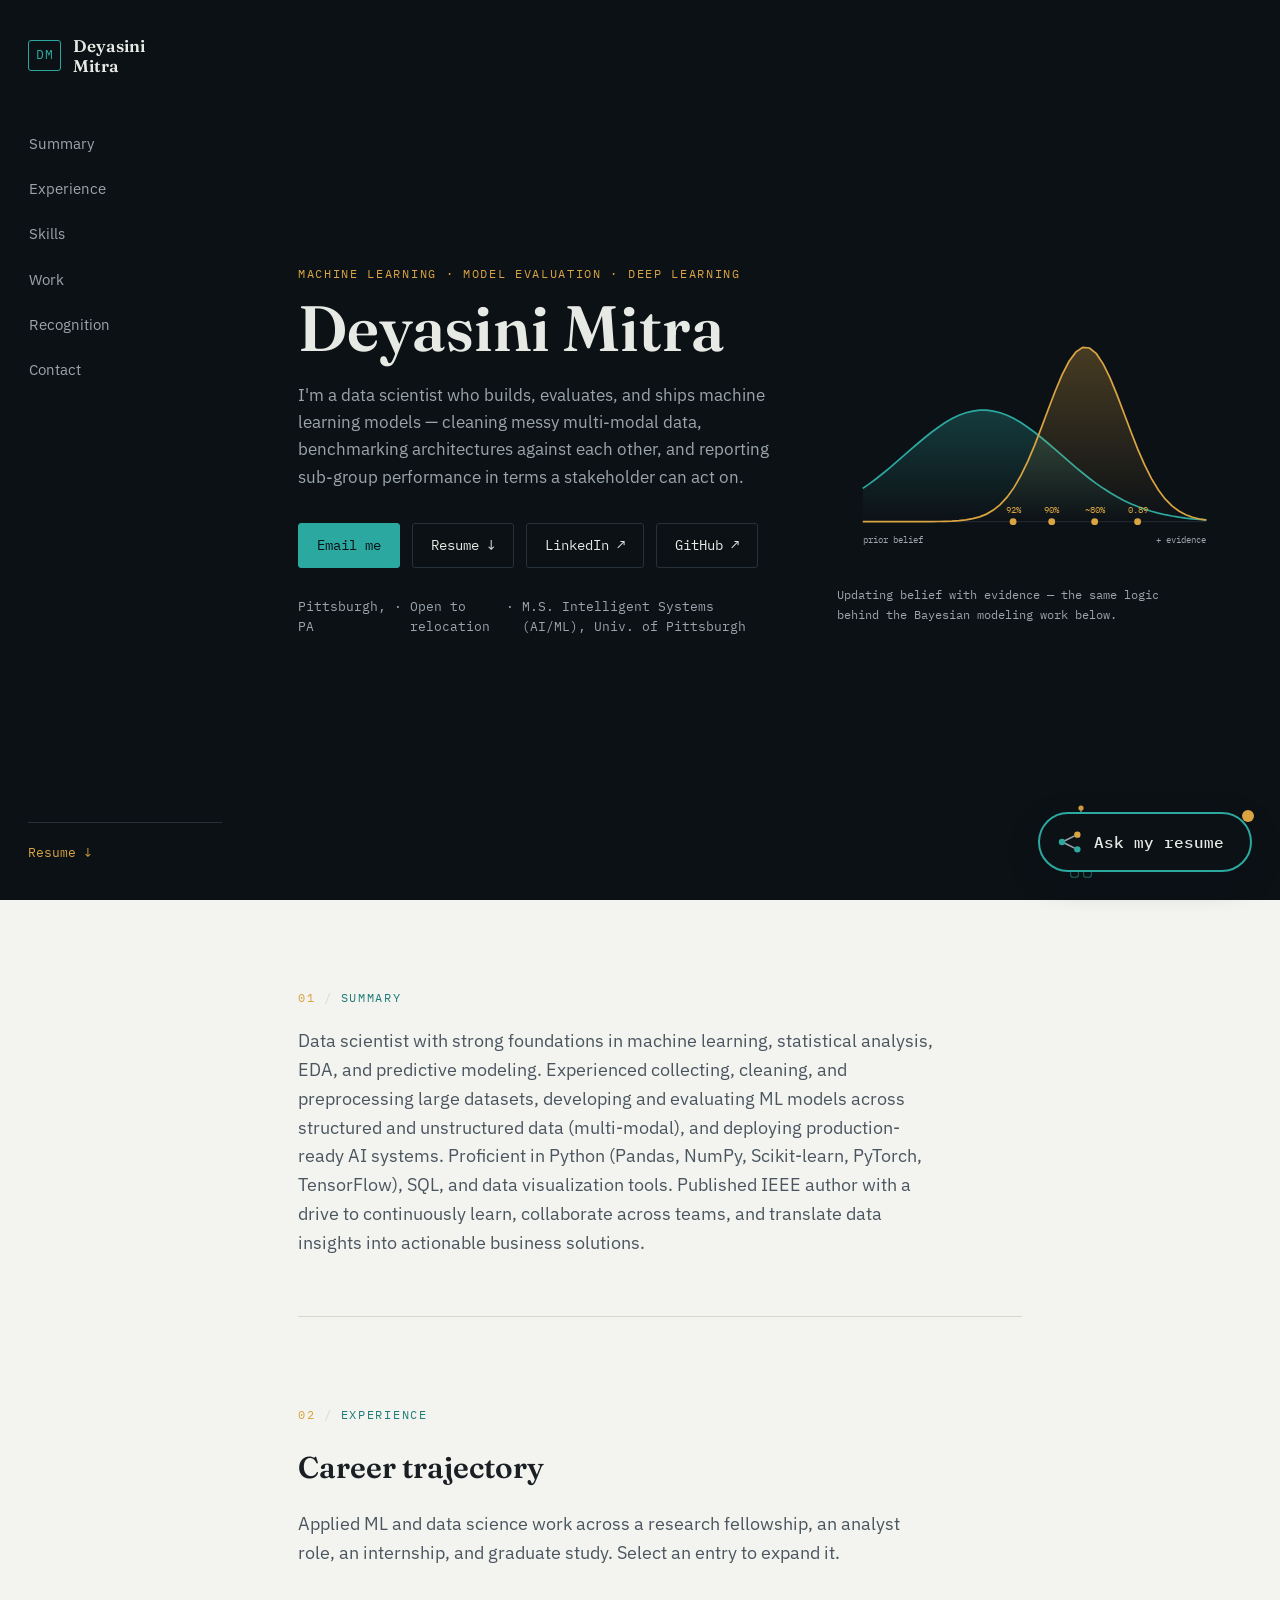
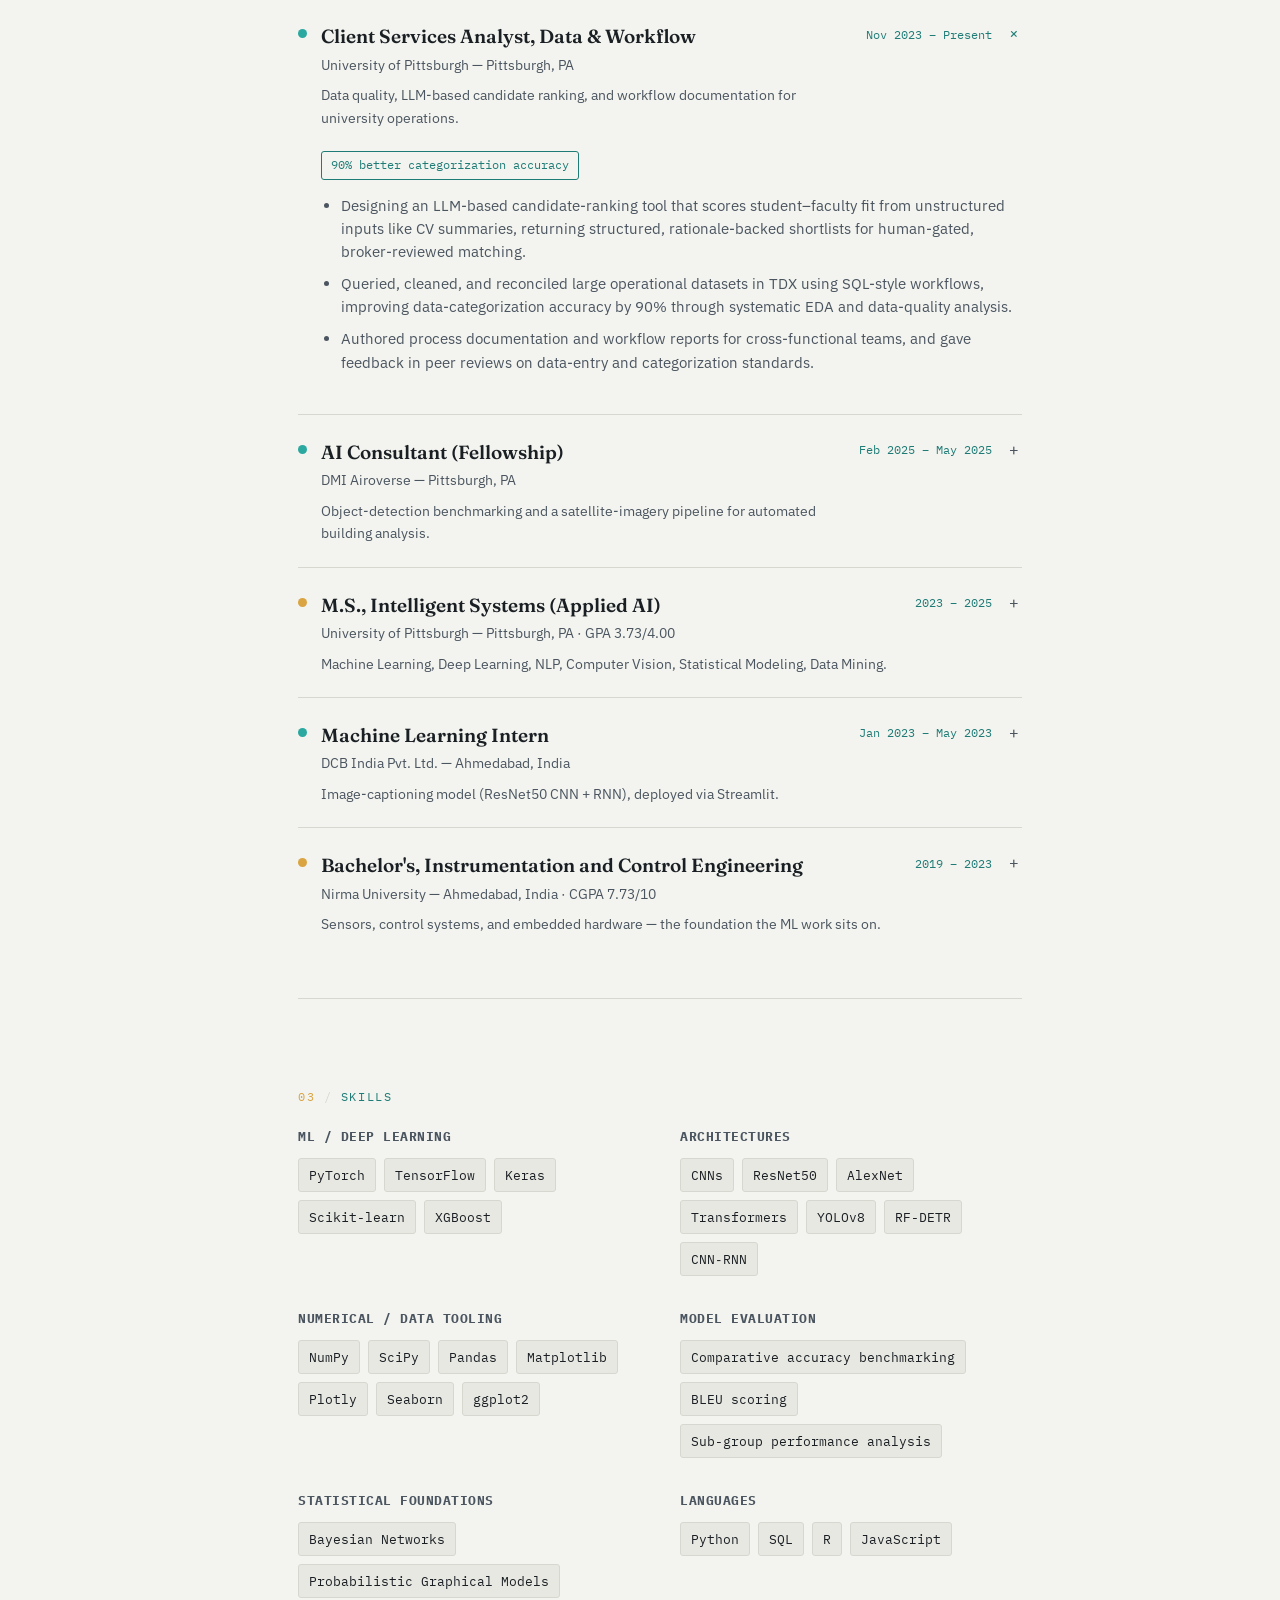
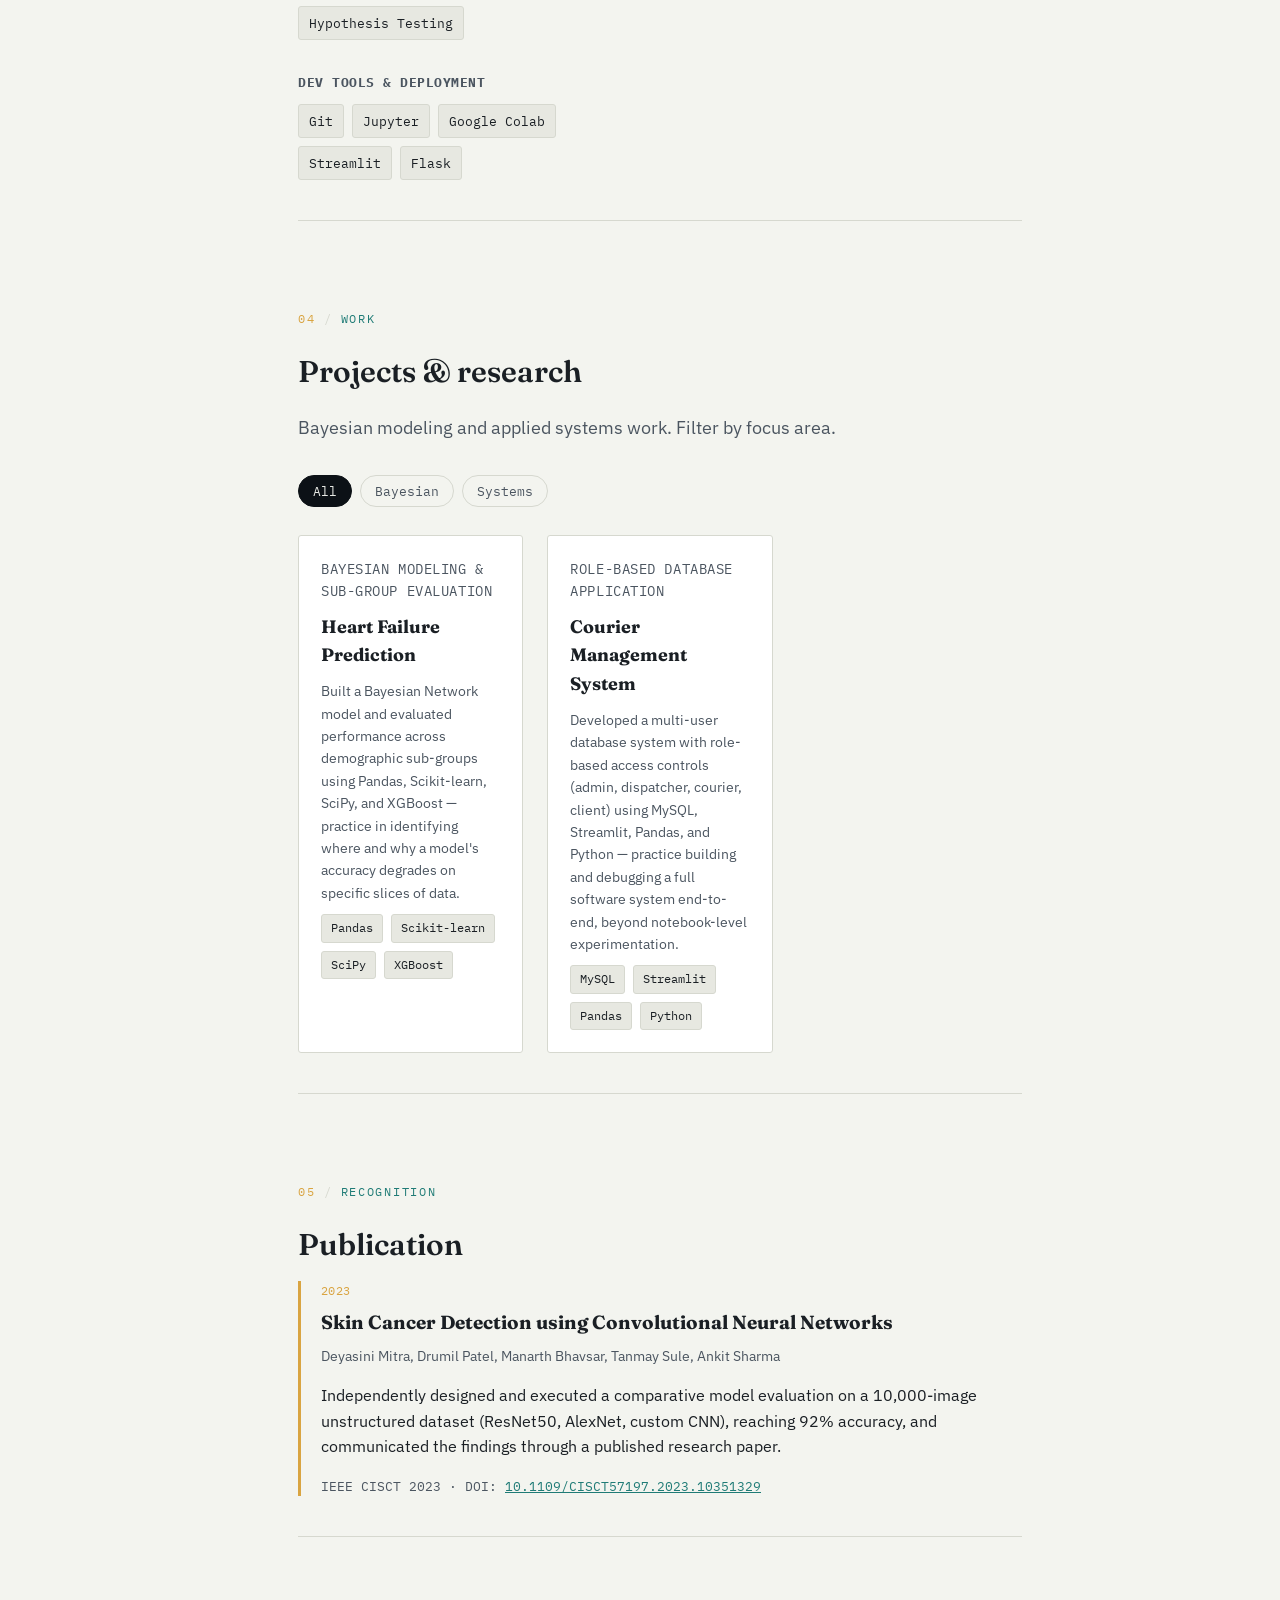
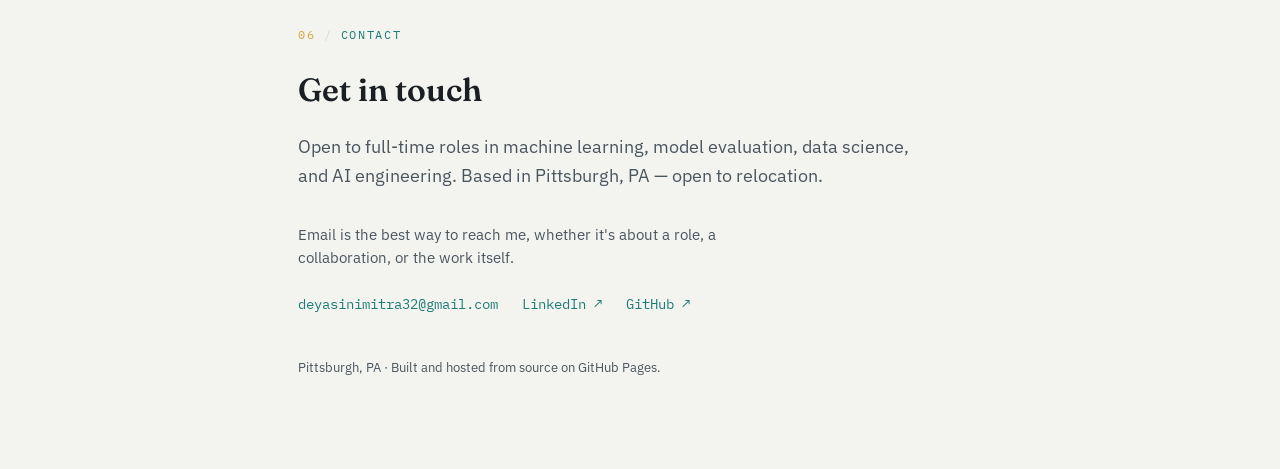
<file: index.html>
<!DOCTYPE html>
<html lang="en">
<head>
<meta charset="UTF-8">
<meta name="viewport" content="width=device-width, initial-scale=1.0">
<title>Deyasini Mitra — Machine Learning · Model Evaluation · Deep Learning</title>
<meta name="description" content="Portfolio of Deyasini Mitra — machine learning, model evaluation, deep learning, and Bayesian modeling.">
<link rel="preconnect" href="https://fonts.googleapis.com">
<link rel="preconnect" href="https://fonts.gstatic.com" crossorigin>
<link href="https://fonts.googleapis.com/css2?family=Fraunces:opsz,wght@9..144,400;9..144,500;9..144,600;9..144,700&family=IBM+Plex+Mono:wght@400;500&family=IBM+Plex+Sans:wght@400;500;600&display=swap" rel="stylesheet">
<link rel="stylesheet" href="style.css">
</head>
<body>

<button class="nav-toggle" id="navToggle" aria-label="Toggle navigation" aria-expanded="false">
  <span></span><span></span><span></span>
</button>

<nav class="sidenav" id="sidenav" aria-label="Section navigation">
  <div class="sidenav-inner">
    <a class="brand" href="#top">
      <span class="brand-mark">DM</span>
      <span class="brand-name">Deyasini<br>Mitra</span>
    </a>
    <ul class="navlist">
      <li><a href="#summary" data-nav>Summary</a></li>
      <li><a href="#experience" data-nav>Experience</a></li>
      <li><a href="#skills" data-nav>Skills</a></li>
      <li><a href="#work" data-nav>Work</a></li>
      <li><a href="#recognition" data-nav>Recognition</a></li>
      <li><a href="#contact" data-nav>Contact</a></li>
    </ul>
    <div class="sidenav-footer">
      <a href="resume.pdf" download="Deyasini_Mitra_Resume.pdf" class="resume-download">Resume ↓</a>
    </div>
  </div>
</nav>

<!-- HERO -->
<section class="hero" id="hero">
  <div class="hero-grid">
    <div class="hero-copy">
      <p class="eyebrow">Machine Learning &middot; Model Evaluation &middot; Deep Learning</p>
      <h1 class="hero-title">Deyasini Mitra</h1>
      <p class="hero-lede">
        I'm a data scientist who builds, evaluates, and ships machine learning
        models — cleaning messy multi-modal data, benchmarking architectures
        against each other, and reporting sub-group performance in terms a
        stakeholder can act on.
      </p>
      <div class="hero-actions">
        <a class="btn btn-primary" href="mailto:deyasinimitra32@gmail.com">Email me</a>
        <a class="btn btn-ghost resume-download" href="resume.pdf" download="Deyasini_Mitra_Resume.pdf">Resume ↓</a>
        <a class="btn btn-ghost" href="https://www.linkedin.com/in/deyasini-mitra-32a357200" target="_blank" rel="noopener" id="linkedinLinkHero">LinkedIn ↗</a>
        <a class="btn btn-ghost" href="https://github.com/deyasini2312" target="_blank" rel="noopener" id="githubLink">GitHub ↗</a>
      </div>
      <div class="hero-meta">
        <span>Pittsburgh, PA</span>
        <span aria-hidden="true">·</span>
        <span>Open to relocation</span>
        <span aria-hidden="true">·</span>
        <span>M.S. Intelligent Systems (AI/ML), Univ. of Pittsburgh</span>
      </div>
    </div>

    <div class="hero-visual" aria-hidden="true">
      <svg id="posteriorSvg" viewBox="0 0 460 360" width="100%" height="100%">
        <defs>
          <linearGradient id="priorFill" x1="0" y1="0" x2="0" y2="1">
            <stop offset="0%" stop-color="#2BA8A0" stop-opacity="0.28"/>
            <stop offset="100%" stop-color="#2BA8A0" stop-opacity="0"/>
          </linearGradient>
          <linearGradient id="postFill" x1="0" y1="0" x2="0" y2="1">
            <stop offset="0%" stop-color="#D9A441" stop-opacity="0.32"/>
            <stop offset="100%" stop-color="#D9A441" stop-opacity="0"/>
          </linearGradient>
        </defs>
        <line x1="30" y1="300" x2="430" y2="300" class="axis-line"/>
        <path id="priorPath" class="curve prior-curve" fill="url(#priorFill)" />
        <path id="priorStroke" class="curve-stroke prior-stroke" fill="none" />
        <path id="postPath" class="curve post-curve" fill="url(#postFill)" />
        <path id="postStroke" class="curve-stroke post-stroke" fill="none" />
        <g id="evidenceTicks"></g>
        <text x="30" y="325" class="svg-label">prior belief</text>
        <text x="430" y="325" class="svg-label" text-anchor="end" id="postLabel">+ evidence</text>
      </svg>
      <p class="hero-visual-caption">Updating belief with evidence — the same logic behind the Bayesian modeling work below.</p>
    </div>
  </div>
</section>

<main id="top">

  <!-- SUMMARY -->
  <section class="section" id="summary">
    <p class="eyebrow section-eyebrow"><span class="eyebrow-num">01</span>Summary</p>
    <p class="section-lead">
      Data scientist with strong foundations in machine learning, statistical analysis, EDA, and
      predictive modeling. Experienced collecting, cleaning, and preprocessing large datasets,
      developing and evaluating ML models across structured and unstructured data (multi-modal),
      and deploying production-ready AI systems. Proficient in Python (Pandas, NumPy, Scikit-learn,
      PyTorch, TensorFlow), SQL, and data visualization tools. Published IEEE author with a drive to
      continuously learn, collaborate across teams, and translate data insights into actionable
      business solutions.
    </p>
  </section>

  <!-- EXPERIENCE (combined career + education timeline) -->
  <section class="section" id="experience">
    <p class="eyebrow section-eyebrow"><span class="eyebrow-num">02</span>Experience</p>
    <h2 class="section-title">Career trajectory</h2>
    <p class="section-lead section-lead--sm">Applied ML and data science work across a research fellowship, an analyst role, an internship, and graduate study. Select an entry to expand it.</p>

    <div class="timeline">

      <details class="entry" open>
        <summary class="entry-summary">
          <span class="entry-kind entry-kind--work" aria-hidden="true"></span>
          <div class="entry-summary-main">
            <h3>Client Services Analyst, Data &amp; Workflow</h3>
            <p class="entry-sub">University of Pittsburgh — Pittsburgh, PA</p>
            <p class="entry-blurb">Data quality, LLM-based candidate ranking, and workflow documentation for university operations.</p>
          </div>
          <div class="entry-summary-side">
            <p class="entry-date">Nov 2023 – Present</p>
            <span class="entry-chevron" aria-hidden="true">+</span>
          </div>
        </summary>
        <div class="entry-detail">
          <div class="tags tags-small entry-metrics">
            <span>90% better categorization accuracy</span>
          </div>
          <ul class="entry-list">
            <li>Designing an LLM-based candidate-ranking tool that scores student–faculty fit from unstructured inputs like CV summaries, returning structured, rationale-backed shortlists for human-gated, broker-reviewed matching.</li>
            <li>Queried, cleaned, and reconciled large operational datasets in TDX using SQL-style workflows, improving data-categorization accuracy by 90% through systematic EDA and data-quality analysis.</li>
            <li>Authored process documentation and workflow reports for cross-functional teams, and gave feedback in peer reviews on data-entry and categorization standards.</li>
          </ul>
        </div>
      </details>

      <details class="entry">
        <summary class="entry-summary">
          <span class="entry-kind entry-kind--work" aria-hidden="true"></span>
          <div class="entry-summary-main">
            <h3>AI Consultant (Fellowship)</h3>
            <p class="entry-sub">DMI Airoverse — Pittsburgh, PA</p>
            <p class="entry-blurb">Object-detection benchmarking and a satellite-imagery pipeline for automated building analysis.</p>
          </div>
          <div class="entry-summary-side">
            <p class="entry-date">Feb 2025 – May 2025</p>
            <span class="entry-chevron" aria-hidden="true">+</span>
          </div>
        </summary>
        <div class="entry-detail">
          <div class="tags tags-small entry-metrics">
            <span>92% accuracy · RF‑DETR</span><span>~80% less manual effort</span>
          </div>
          <ul class="entry-list">
            <li>Collected, cleaned, and preprocessed large-scale satellite imagery datasets via the Google Earth API, running EDA to validate data quality and engineer features for downstream models.</li>
            <li>Developed and evaluated object-detection models (YOLOv8, RF‑DETR) with structured benchmarking across architectures — RF‑DETR reached 92% accuracy — and built an annotation and evaluation pipeline that cut manual effort by ~80%.</li>
            <li>Visualized and presented model findings to non-technical stakeholders through scored output dashboards, translating results into actionable business recommendations.</li>
          </ul>
          <div class="tags tags-small">
            <span>RF‑DETR</span><span>YOLOv8</span><span>Google Earth API</span>
          </div>
        </div>
      </details>

      <details class="entry">
        <summary class="entry-summary">
          <span class="entry-kind entry-kind--edu" aria-hidden="true"></span>
          <div class="entry-summary-main">
            <h3>M.S., Intelligent Systems (Applied AI)</h3>
            <p class="entry-sub">University of Pittsburgh — Pittsburgh, PA · GPA 3.73/4.00</p>
            <p class="entry-blurb">Machine Learning, Deep Learning, NLP, Computer Vision, Statistical Modeling, Data Mining.</p>
          </div>
          <div class="entry-summary-side">
            <p class="entry-date">2023 – 2025</p>
            <span class="entry-chevron" aria-hidden="true">+</span>
          </div>
        </summary>
        <div class="entry-detail">
          <p class="entry-note">Coursework spanned machine learning, deep learning, NLP, computer vision, statistical modeling, and data mining — the foundation for the model-evaluation and Bayesian modeling work throughout this site.</p>
        </div>
      </details>

      <details class="entry">
        <summary class="entry-summary">
          <span class="entry-kind entry-kind--work" aria-hidden="true"></span>
          <div class="entry-summary-main">
            <h3>Machine Learning Intern</h3>
            <p class="entry-sub">DCB India Pvt. Ltd. — Ahmedabad, India</p>
            <p class="entry-blurb">Image-captioning model (ResNet50 CNN + RNN), deployed via Streamlit.</p>
          </div>
          <div class="entry-summary-side">
            <p class="entry-date">Jan 2023 – May 2023</p>
            <span class="entry-chevron" aria-hidden="true">+</span>
          </div>
        </summary>
        <div class="entry-detail">
          <div class="tags tags-small entry-metrics">
            <span>91% accuracy</span><span>0.89 BLEU score</span>
          </div>
          <ul class="entry-list">
            <li>Developed a predictive deep-learning model (ResNet50 CNN + RNN) for image captioning on unstructured image data, with EDA, feature engineering, and hyperparameter tuning.</li>
            <li>Reached 91% accuracy and a 0.89 BLEU score, then deployed the model to production via Streamlit.</li>
            <li>Produced clear performance reports and visualizations for stakeholder review, demonstrating data-quality monitoring and results communication.</li>
          </ul>
          <div class="tags tags-small">
            <span>ResNet50</span><span>CNN‑RNN</span><span>Streamlit</span>
          </div>
        </div>
      </details>

      <details class="entry">
        <summary class="entry-summary">
          <span class="entry-kind entry-kind--edu" aria-hidden="true"></span>
          <div class="entry-summary-main">
            <h3>Bachelor's, Instrumentation and Control Engineering</h3>
            <p class="entry-sub">Nirma University — Ahmedabad, India · CGPA 7.73/10</p>
            <p class="entry-blurb">Sensors, control systems, and embedded hardware — the foundation the ML work sits on.</p>
          </div>
          <div class="entry-summary-side">
            <p class="entry-date">2019 – 2023</p>
            <span class="entry-chevron" aria-hidden="true">+</span>
          </div>
        </summary>
        <div class="entry-detail">
          <p class="entry-note">Undergraduate foundation in instrumentation, control systems, and embedded hardware — the systems-level grounding behind her later ML and deployment work.</p>
        </div>
      </details>

    </div>
  </section>

  <!-- SKILLS -->
  <section class="section" id="skills">
    <p class="eyebrow section-eyebrow"><span class="eyebrow-num">03</span>Skills</p>
    <div class="skills-grid">
      <div class="skill-group">
        <h3>ML / Deep Learning</h3>
        <div class="tags">
          <span>PyTorch</span><span>TensorFlow</span><span>Keras</span><span>Scikit-learn</span><span>XGBoost</span>
        </div>
      </div>
      <div class="skill-group">
        <h3>Architectures</h3>
        <div class="tags">
          <span>CNNs</span><span>ResNet50</span><span>AlexNet</span><span>Transformers</span><span>YOLOv8</span><span>RF-DETR</span><span>CNN‑RNN</span>
        </div>
      </div>
      <div class="skill-group">
        <h3>Numerical / Data Tooling</h3>
        <div class="tags">
          <span>NumPy</span><span>SciPy</span><span>Pandas</span><span>Matplotlib</span><span>Plotly</span><span>Seaborn</span><span>ggplot2</span>
        </div>
      </div>
      <div class="skill-group">
        <h3>Model Evaluation</h3>
        <div class="tags">
          <span>Comparative accuracy benchmarking</span><span>BLEU scoring</span><span>Sub-group performance analysis</span>
        </div>
      </div>
      <div class="skill-group">
        <h3>Statistical Foundations</h3>
        <div class="tags">
          <span>Bayesian Networks</span><span>Probabilistic Graphical Models</span><span>Hypothesis Testing</span>
        </div>
      </div>
      <div class="skill-group">
        <h3>Languages</h3>
        <div class="tags">
          <span>Python</span><span>SQL</span><span>R</span><span>JavaScript</span>
        </div>
      </div>
      <div class="skill-group">
        <h3>Dev Tools &amp; Deployment</h3>
        <div class="tags">
          <span>Git</span><span>Jupyter</span><span>Google Colab</span><span>Streamlit</span><span>Flask</span>
        </div>
      </div>
    </div>
  </section>

  <!-- WORK (Research & Projects, filterable) -->
  <section class="section" id="work">
    <p class="eyebrow section-eyebrow"><span class="eyebrow-num">04</span>Work</p>
    <h2 class="section-title">Projects &amp; research</h2>
    <p class="section-lead section-lead--sm">Bayesian modeling and applied systems work. Filter by focus area.</p>

    <div class="filter-row" id="filterRow" role="group" aria-label="Filter projects by tag">
      <button type="button" class="filter-chip is-active" data-filter="All">All</button>
      <button type="button" class="filter-chip" data-filter="Bayesian">Bayesian</button>
      <button type="button" class="filter-chip" data-filter="Systems">Systems</button>
    </div>

    <div class="project-grid" id="projectGrid">
      <article class="project-card" data-tags="Bayesian">
        <p class="project-tag">Bayesian modeling &amp; sub-group evaluation</p>
        <h3>Heart Failure Prediction</h3>
        <p>Built a Bayesian Network model and evaluated performance across demographic sub-groups using Pandas, Scikit-learn, SciPy, and XGBoost — practice in identifying where and why a model's accuracy degrades on specific slices of data.</p>
        <div class="tags tags-small">
          <span>Pandas</span><span>Scikit-learn</span><span>SciPy</span><span>XGBoost</span>
        </div>
      </article>

      <article class="project-card" data-tags="Systems">
        <p class="project-tag">Role-based database application</p>
        <h3>Courier Management System</h3>
        <p>Developed a multi-user database system with role-based access controls (admin, dispatcher, courier, client) using MySQL, Streamlit, Pandas, and Python — practice building and debugging a full software system end-to-end, beyond notebook-level experimentation.</p>
        <div class="tags tags-small">
          <span>MySQL</span><span>Streamlit</span><span>Pandas</span><span>Python</span>
        </div>
      </article>
    </div>
    <p class="filter-empty" id="filterEmpty" hidden>No projects match that filter yet.</p>
  </section>

  <!-- RECOGNITION -->
  <section class="section" id="recognition">
    <p class="eyebrow section-eyebrow"><span class="eyebrow-num">05</span>Recognition</p>
    <h2 class="section-title">Publication</h2>
    <article class="pub-card">
      <p class="pub-year">2023</p>
      <h3>Skin Cancer Detection using Convolutional Neural Networks</h3>
      <p class="pub-authors">Deyasini Mitra, Drumil Patel, Manarth Bhavsar, Tanmay Sule, Ankit Sharma</p>
      <p>Independently designed and executed a comparative model evaluation on a 10,000-image unstructured dataset (ResNet50, AlexNet, custom CNN), reaching 92% accuracy, and communicated the findings through a published research paper.</p>
      <p class="pub-meta">IEEE CISCT 2023 &middot; DOI: <a href="https://doi.org/10.1109/CISCT57197.2023.10351329" target="_blank" rel="noopener">10.1109/CISCT57197.2023.10351329</a></p>
    </article>
  </section>

  <!-- CONTACT -->
  <section class="section section-contact" id="contact">
    <p class="eyebrow section-eyebrow"><span class="eyebrow-num">06</span>Contact</p>
    <h2 class="contact-title">Get in touch</h2>
    <p class="section-lead section-lead--sm">Open to full-time roles in machine learning, model evaluation, data science, and AI engineering. Based in Pittsburgh, PA — open to relocation.</p>
    <p class="contact-note">Email is the best way to reach me, whether it's about a role, a collaboration, or the work itself.</p>
    <div class="contact-links">
      <a href="mailto:deyasinimitra32@gmail.com">deyasinimitra32@gmail.com</a>
      <a href="https://www.linkedin.com/in/deyasini-mitra-32a357200" id="linkedinLink" target="_blank" rel="noopener">LinkedIn ↗</a>
      <a href="https://github.com/deyasini2312" id="githubLink2" target="_blank" rel="noopener">GitHub ↗</a>
    </div>
    <footer class="footer">
      <p>Pittsburgh, PA &middot; Built and hosted from source on GitHub Pages.</p>
    </footer>
  </section>

</main>

<!-- RAG CHATBOT -->
<div class="rag-mascot" id="ragMascot" aria-hidden="true">
  <div class="robot-bubble" id="robotBubble">
    <span>Beep! I'm a chatbot 🤖 — ask me anything about Deyasini's resume!</span>
    <button type="button" class="robot-bubble-close" id="robotBubbleClose" aria-label="Dismiss">✕</button>
  </div>
  <svg class="robot-svg" viewBox="0 0 60 76" width="52" height="66">
    <line x1="30" y1="4" x2="30" y2="-6" class="robot-antenna-line"/>
    <circle cx="30" cy="-7" r="3" class="robot-antenna-dot"/>
    <rect x="15" y="4" width="30" height="24" rx="7" class="robot-head"/>
    <circle cx="23" cy="16" r="2.6" class="robot-eye"/>
    <circle cx="37" cy="16" r="2.6" class="robot-eye"/>
    <rect x="10" y="30" width="40" height="27" rx="9" class="robot-body"/>
    <circle cx="30" cy="43" r="4" class="robot-badge"/>
    <rect x="18" y="58" width="9" height="15" rx="3" class="robot-leg robot-leg--left"/>
    <rect x="33" y="58" width="9" height="15" rx="3" class="robot-leg robot-leg--right"/>
  </svg>
</div>

<button class="rag-toggle" id="ragToggle" aria-haspopup="dialog" aria-controls="ragPanel" aria-expanded="false">
  <svg width="18" height="18" viewBox="0 0 18 18" aria-hidden="true">
    <circle cx="3" cy="9" r="2.4" class="node-fill"></circle>
    <circle cx="14.5" cy="3.5" r="2.4" class="node-fill node-fill--amber"></circle>
    <circle cx="14.5" cy="14.5" r="2.4" class="node-fill"></circle>
    <line x1="5.1" y1="8.1" x2="12.4" y2="4.4" class="edge-line"></line>
    <line x1="5.1" y1="9.9" x2="12.4" y2="13.6" class="edge-line"></line>
  </svg>
  <span>Ask my resume</span>
</button>

<div class="rag-panel" id="ragPanel" role="dialog" aria-modal="false" aria-label="Ask about Deyasini's resume">
  <header class="rag-panel__head">
    <div>
      <h2>Ask about my resume</h2>
      <p class="rag-status" id="ragStatus">Retrieval only</p>
    </div>
    <div class="rag-panel__head-actions">
      <button class="rag-icon-btn" id="ragSettingsToggle" aria-label="API key settings" title="API key settings">⚙</button>
      <button class="rag-icon-btn" id="ragClose" aria-label="Close">✕</button>
    </div>
  </header>

  <div class="rag-settings" id="ragSettingsRow" hidden>
    <label for="ragKeyInput">Anthropic API key (optional)</label>
    <input type="password" id="ragKeyInput" placeholder="sk-ant-…" autocomplete="off">
    <div class="rag-settings__actions">
      <button type="button" id="ragKeySave" class="btn btn-primary btn-sm">Save</button>
      <button type="button" id="ragKeyClear" class="btn btn-ghost btn-sm">Clear</button>
    </div>
    <p class="rag-settings__note">Stored only in this browser tab (sessionStorage), sent only to api.anthropic.com, never saved anywhere else. Without a key, answers come straight from the resume text via local search — no key needed.</p>
  </div>

  <div class="rag-messages" id="ragMessages">
    <div class="rag-msg rag-msg--bot">
      <p>Hi! Ask me anything about Deyasini's background — skills, experience, projects, education, or her publication.</p>
    </div>
  </div>

  <div class="rag-quick" id="ragQuickRow">
    <button type="button">What ML frameworks does she know?</button>
    <button type="button">Tell me about the Bayesian modeling project</button>
    <button type="button">What's her education background?</button>
  </div>

  <form class="rag-form" id="ragForm">
    <input type="text" id="ragInput" placeholder="Ask a question…" autocomplete="off">
    <button type="submit" class="btn btn-primary btn-sm">Ask</button>
  </form>
</div>

<script src="script.js"></script>
<script src="resume-data.js"></script>
<script src="rag-chat.js"></script>
</body>
</html>
</file>
<file: style.css>
/* ===== Tokens ===== */
:root{
  --ink: #0C1116;
  --ink-2: #141B23;
  --paper: #F3F4EF;
  --paper-2: #E7E8E1;
  --signal: #2BA8A0;
  --signal-dim: #1F7B76;
  --evidence: #D9A441;
  --text: #1A1F24;
  --text-soft: #4B5560;
  --text-on-ink: #E7E9E4;
  --text-on-ink-soft: #9AA5AC;
  --hairline: #D6D8CF;
  --hairline-ink: #263139;
  --radius: 3px;
  --serif: "Fraunces", "Iowan Old Style", serif;
  --sans: "IBM Plex Sans", -apple-system, sans-serif;
  --mono: "IBM Plex Mono", ui-monospace, monospace;
  --nav-w: 250px;
}

*{box-sizing:border-box;}
html{scroll-behavior:smooth;}
@media (prefers-reduced-motion: reduce){
  html{scroll-behavior:auto;}
  *{animation-duration:0.01ms !important; transition-duration:0.01ms !important;}
}

body{
  margin:0;
  background:var(--paper);
  color:var(--text);
  font-family:var(--sans);
  font-size:16px;
  line-height:1.6;
  -webkit-font-smoothing:antialiased;
}

a{color:inherit; text-decoration:none;}

.eyebrow{
  font-family:var(--mono);
  font-size:12px;
  letter-spacing:0.14em;
  text-transform:uppercase;
  color:var(--signal-dim);
  margin:0 0 12px;
}
.eyebrow-num{
  color:var(--evidence);
  margin-right:8px;
}
.eyebrow-num::after{
  content:" /";
  color:var(--hairline);
}
.hero .eyebrow-num::after{ color:var(--hairline-ink); }
.section-title{
  font-family:var(--serif);
  font-weight:600;
  font-size:clamp(24px, 3vw, 30px);
  margin:0 0 12px;
}
.section-lead--sm{ font-size:15px; margin-bottom:32px; }

/* ===== Side nav ===== */
.sidenav{
  position:fixed;
  top:0; left:0; bottom:0;
  width:var(--nav-w);
  background:var(--ink);
  color:var(--text-on-ink);
  z-index:50;
  overflow-y:auto;
}
.sidenav-inner{
  display:flex;
  flex-direction:column;
  height:100%;
  padding:36px 28px;
}
.brand{
  display:flex;
  align-items:center;
  gap:12px;
  margin-bottom:48px;
}
.brand-mark{
  font-family:var(--mono);
  font-size:13px;
  letter-spacing:0.05em;
  border:1px solid var(--signal);
  color:var(--signal);
  padding:4px 7px;
  border-radius:var(--radius);
}
.brand-name{
  font-family:var(--serif);
  font-weight:600;
  font-size:17px;
  line-height:1.15;
  color:var(--text-on-ink);
}
.navlist{
  list-style:none;
  padding:0; margin:0;
  display:flex;
  flex-direction:column;
  gap:4px;
  flex:1;
}
.navlist a{
  display:block;
  padding:9px 0;
  font-size:14.5px;
  color:var(--text-on-ink-soft);
  border-left:2px solid transparent;
  padding-left:12px;
  margin-left:-13px;
  transition:color .15s, border-color .15s;
}
.navlist a:hover{ color:var(--text-on-ink); }
.navlist a.active{
  color:var(--signal);
  border-left-color:var(--signal);
}
.sidenav-footer{
  margin-top:24px;
  padding-top:20px;
  border-top:1px solid var(--hairline-ink);
  font-family:var(--mono);
  font-size:13px;
}
.sidenav-footer a{ color:var(--evidence); }
.sidenav-footer a:hover{ text-decoration:underline; }

.nav-toggle{
  display:none;
  position:fixed;
  top:16px; right:16px;
  z-index:60;
  width:42px; height:42px;
  border-radius:50%;
  background:var(--ink);
  border:none;
  flex-direction:column;
  align-items:center;
  justify-content:center;
  gap:5px;
  cursor:pointer;
}
.nav-toggle span{
  width:18px; height:2px; background:var(--text-on-ink);
}

/* ===== Main layout ===== */
main{
  margin-left:var(--nav-w);
  max-width:820px;
  padding:0 48px;
}

.section{
  padding:88px 0 40px;
  border-bottom:1px solid var(--hairline);
}
.section:last-of-type{ border-bottom:none; }
.section-eyebrow{ margin-bottom:20px; }
.section-lead{
  font-size:18px;
  max-width:640px;
  color:var(--text-soft);
}

/* ===== Hero ===== */
.hero{
  margin-left:var(--nav-w);
  min-height:100vh;
  display:flex;
  align-items:center;
  padding:64px 48px;
  background:var(--ink);
  color:var(--text-on-ink);
}
.hero-grid{
  display:grid;
  grid-template-columns:1.1fr 0.9fr;
  gap:56px;
  align-items:center;
  max-width:1080px;
}
.hero-title{
  font-family:var(--serif);
  font-weight:600;
  font-size:clamp(42px, 6vw, 64px);
  line-height:1.02;
  margin:6px 0 22px;
  color:var(--text-on-ink);
}
.hero .eyebrow{ color:var(--evidence); }
.hero-lede{
  font-size:17px;
  color:var(--text-on-ink-soft);
  max-width:480px;
  margin:0 0 32px;
}
.hero-actions{
  display:flex;
  flex-wrap:wrap;
  gap:12px;
  margin-bottom:28px;
}
.btn{
  font-family:var(--mono);
  font-size:13.5px;
  padding:11px 18px;
  border-radius:var(--radius);
  border:1px solid var(--signal);
}
.btn-primary{
  background:var(--signal);
  color:var(--ink);
}
.btn-primary:hover{ background:#3ec2b9; }
.btn-ghost{
  color:var(--text-on-ink);
  border-color:var(--hairline-ink);
}
.btn-ghost:hover{ border-color:var(--signal); color:var(--signal); }
.hero-meta{
  font-family:var(--mono);
  font-size:12.5px;
  color:var(--text-on-ink-soft);
  display:flex;
  gap:8px;
}

.hero-visual{ position:relative; }
.hero-visual svg{ display:block; width:100%; height:auto; }
.axis-line{ stroke:var(--hairline-ink); stroke-width:1; }
.curve{ opacity:1; }
.curve-stroke{ stroke-width:2; }
.prior-stroke{ stroke:var(--signal); }
.post-stroke{ stroke:var(--evidence); }
.svg-label{
  font-family:var(--mono);
  font-size:11px;
  fill:var(--text-on-ink-soft);
}
.hero-visual-caption{
  font-family:var(--mono);
  font-size:12px;
  color:var(--text-on-ink-soft);
  margin-top:12px;
  max-width:340px;
}
.evidence-tick{ fill:var(--evidence); }

/* ===== Skills ===== */
.skills-grid{
  display:grid;
  grid-template-columns:repeat(2, minmax(0,1fr));
  gap:32px 40px;
}
.skill-group h3{
  font-family:var(--mono);
  font-size:12.5px;
  letter-spacing:0.04em;
  text-transform:uppercase;
  color:var(--text-soft);
  margin:0 0 12px;
}
.tags{ display:flex; flex-wrap:wrap; gap:8px; }
.tags span{
  font-family:var(--mono);
  font-size:12.5px;
  padding:6px 10px;
  border:1px solid var(--hairline);
  border-radius:var(--radius);
  background:var(--paper-2);
  color:var(--text);
}
.tags-small span{ font-size:11.5px; padding:4px 9px; }

/* ===== Experience / Education accordion timeline ===== */
.timeline{ display:flex; flex-direction:column; }
.entry{
  border-top:1px solid var(--hairline);
}
.entry:first-of-type{ border-top:none; }
.entry summary{ list-style:none; cursor:pointer; }
.entry summary::-webkit-details-marker{ display:none; }
.entry-summary{
  display:flex;
  align-items:flex-start;
  gap:14px;
  padding:22px 0;
}
.entry-kind{
  flex-shrink:0;
  width:9px; height:9px;
  border-radius:50%;
  margin-top:8px;
  background:var(--signal);
}
.entry-kind--edu{ background:var(--evidence); }
.entry-summary-main{ flex:1; min-width:0; }
.entry-summary-main h3{
  font-family:var(--serif);
  font-size:19px;
  font-weight:600;
  margin:0;
}
.entry-sub{
  font-size:13.5px;
  color:var(--text-soft);
  margin:3px 0 0;
}
.entry-blurb{
  font-size:14px;
  color:var(--text-soft);
  margin:8px 0 0;
}
.entry-summary-side{
  flex-shrink:0;
  display:flex;
  align-items:center;
  gap:14px;
}
.entry-date{
  font-family:var(--mono);
  font-size:12px;
  color:var(--signal-dim);
  white-space:nowrap;
  margin:0;
}
.entry-chevron{
  font-family:var(--mono);
  font-size:16px;
  color:var(--text-soft);
  display:inline-block;
  transition:transform .2s ease;
  width:16px; text-align:center;
}
.entry[open] .entry-chevron{ transform:rotate(45deg); color:var(--signal-dim); }
.entry-detail{ padding:0 0 26px 23px; }
.entry-metrics{ margin-bottom:14px; }
.entry-metrics span{ color:var(--signal-dim); border-color:var(--signal-dim); background:transparent; }
.entry-list{
  margin:0 0 14px; padding-left:20px;
  display:flex; flex-direction:column; gap:9px;
}
.entry-list li{ font-size:14.5px; color:var(--text-soft); }
.entry-list strong{ color:var(--text); }
.entry-note{ font-size:14px; color:var(--text-soft); margin:0; max-width:600px; }

/* ===== Projects filter ===== */
.filter-row{ display:flex; flex-wrap:wrap; gap:8px; margin-bottom:28px; }
.filter-chip{
  font-family:var(--mono);
  font-size:12.5px;
  padding:7px 14px;
  border:1px solid var(--hairline);
  border-radius:999px;
  background:transparent;
  color:var(--text-soft);
  cursor:pointer;
  transition:border-color .15s, color .15s;
}
.filter-chip:hover{ border-color:var(--signal-dim); color:var(--text); }
.filter-chip.is-active{
  background:var(--ink);
  border-color:var(--ink);
  color:var(--text-on-ink);
}
.project-card{ transition:opacity .2s ease; }
.project-card.is-hidden{ display:none; }
.filter-empty{ font-size:14px; color:var(--text-soft); }

/* ===== Projects ===== */
.project-grid{
  display:grid;
  grid-template-columns:repeat(3, minmax(0,1fr));
  gap:24px;
}
.project-card{
  border:1px solid var(--hairline);
  border-radius:var(--radius);
  padding:22px;
  background:#fff;
  display:flex;
  flex-direction:column;
  gap:10px;
}
.project-tag{
  font-family:var(--mono);
  font-size:11px;
  text-transform:uppercase;
  letter-spacing:0.04em;
  color:var(--evidence);
  margin:0;
}
.project-card h3{
  font-family:var(--serif);
  font-size:18px;
  margin:0;
}
.project-card p{
  font-size:14px;
  color:var(--text-soft);
  margin:0;
}

/* ===== Publication ===== */
.pub-card{
  border-left:3px solid var(--evidence);
  padding-left:20px;
}
.pub-year{
  font-family:var(--mono); font-size:12px; color:var(--evidence);
  margin:0 0 6px; letter-spacing:.04em;
}
.pub-card h3{ font-family:var(--serif); font-size:19px; margin:0 0 8px; }
.pub-authors{ font-size:14px; color:var(--text-soft); margin:0 0 6px; }
.pub-meta{ font-family:var(--mono); font-size:12.5px; color:var(--text-soft); margin:0; }
.pub-meta a{ color:var(--signal-dim); text-decoration:underline; }

/* ===== Contact ===== */
.section-contact{ padding-bottom:80px; }
.contact-title{
  font-family:var(--serif);
  font-weight:600;
  font-size:clamp(24px, 3.4vw, 32px);
  max-width:520px;
  margin:0 0 12px;
}
.contact-note{
  font-size:14.5px;
  color:var(--text-soft);
  max-width:480px;
  margin:0 0 24px;
}
.contact-links{
  display:flex;
  flex-wrap:wrap;
  gap:10px 24px;
  font-family:var(--mono);
  font-size:14px;
  margin-bottom:40px;
}
.contact-links a{ color:var(--signal-dim); border-bottom:1px solid transparent; }
.contact-links a:hover{ border-bottom-color:var(--signal-dim); }
.footer{ font-size:12.5px; color:var(--text-soft); }

/* ===== Responsive ===== */
@media (max-width: 900px){
  :root{ --nav-w: 0px; }
  .sidenav{
    transform:translateX(-100%);
    transition:transform .25s ease;
    width:78vw;
    max-width:300px;
  }
  .sidenav.open{ transform:translateX(0); }
  .nav-toggle{ display:flex; }
  main, .hero{ margin-left:0; padding-left:24px; padding-right:24px; }
  .hero{ padding-top:96px; }
  .hero-grid{ grid-template-columns:1fr; gap:40px; }
  .skills-grid{ grid-template-columns:1fr; }
  .project-grid{ grid-template-columns:1fr; }
}

@media (max-width: 520px){
  .entry-summary{ flex-wrap:wrap; }
  .entry-summary-side{ flex-direction:row-reverse; margin-left:23px; }
}

/* ===== RAG chatbot ===== */
.node-fill{ fill:var(--signal); }
.node-fill--amber{ fill:var(--evidence); }
.edge-line{ stroke:var(--text-on-ink-soft); stroke-width:1.2; }

.btn-sm{ font-size:12.5px; padding:8px 14px; }

.rag-toggle{
  position:fixed;
  right:28px; bottom:28px;
  z-index:70;
  display:flex; align-items:center; gap:12px;
  background:var(--ink);
  color:var(--text-on-ink);
  border:2px solid var(--signal);
  border-radius:999px;
  padding:16px 26px 16px 18px;
  font-family:var(--mono);
  font-size:15.5px;
  font-weight:500;
  cursor:pointer;
  box-shadow:0 10px 30px rgba(12,17,22,0.32);
  transition:border-color .15s, transform .15s, box-shadow .15s;
}
.rag-toggle svg{ width:24px; height:24px; flex-shrink:0; }
.rag-toggle:hover{
  border-color:#3ec2b9;
  transform:translateY(-2px);
  box-shadow:0 14px 36px rgba(12,17,22,0.38);
}
.rag-toggle::before{
  content:"";
  position:absolute;
  top:-4px; right:-4px;
  width:12px; height:12px;
  border-radius:50%;
  background:var(--evidence);
  box-shadow:0 0 0 0 rgba(217,164,65,0.6);
  animation:rag-pulse 2.4s ease-out infinite;
}
@keyframes rag-pulse{
  0%{ box-shadow:0 0 0 0 rgba(217,164,65,0.55); }
  70%{ box-shadow:0 0 0 10px rgba(217,164,65,0); }
  100%{ box-shadow:0 0 0 0 rgba(217,164,65,0); }
}
@media (prefers-reduced-motion: reduce){
  .rag-toggle::before{ animation:none; }
}

.rag-panel{
  position:fixed;
  right:28px; bottom:104px;
  z-index:70;
  width:min(440px, calc(100vw - 32px));
  max-height:min(640px, calc(100vh - 140px));
  background:var(--paper);
  border:1px solid var(--hairline);
  border-radius:10px;
  box-shadow:0 24px 56px rgba(12,17,22,0.32);
  display:flex;
  flex-direction:column;
  overflow:hidden;
  opacity:0;
  visibility:hidden;
  transform:translateY(12px);
  transition:opacity .18s ease, transform .18s ease, visibility .18s;
}
.rag-panel.open{ opacity:1; visibility:visible; transform:translateY(0); }

.rag-panel__head{
  display:flex; align-items:flex-start; justify-content:space-between;
  gap:12px;
  padding:18px 18px 14px;
  background:var(--ink);
  color:var(--text-on-ink);
}
.rag-panel__head h2{
  font-family:var(--serif); font-size:18px; font-weight:600; margin:0 0 4px;
  color:var(--text-on-ink);
}
.rag-status{
  font-family:var(--mono); font-size:12px; color:var(--text-on-ink-soft); margin:0;
}
.rag-status--live{ color:var(--evidence); }
.rag-panel__head-actions{ display:flex; gap:6px; flex-shrink:0; }
.rag-icon-btn{
  background:transparent; border:1px solid var(--hairline-ink);
  color:var(--text-on-ink-soft);
  border-radius:6px; width:30px; height:30px;
  font-size:14px; cursor:pointer; line-height:1;
}
.rag-icon-btn:hover{ color:var(--text-on-ink); border-color:var(--signal); }

.rag-settings{
  padding:14px 18px; border-bottom:1px solid var(--hairline);
  background:var(--paper-2);
  display:flex; flex-direction:column; gap:8px;
}
.rag-settings label{ font-family:var(--mono); font-size:12px; color:var(--text-soft); }
.rag-settings input{
  font-family:var(--mono); font-size:13.5px;
  padding:9px 11px; border:1px solid var(--hairline); border-radius:6px;
  background:#fff; color:var(--text);
}
.rag-settings__actions{ display:flex; gap:8px; }
.rag-settings__note{ font-size:12px; color:var(--text-soft); margin:2px 0 0; line-height:1.5; }

.rag-messages{
  flex:1; overflow-y:auto;
  padding:16px 18px;
  display:flex; flex-direction:column; gap:14px;
}
.rag-msg p{ margin:0; font-size:14.5px; line-height:1.6; }
.rag-msg--bot p{ color:var(--text); }
.rag-msg--user{ align-self:flex-end; max-width:88%; }
.rag-msg--user p{
  background:var(--ink); color:var(--text-on-ink);
  padding:9px 13px; border-radius:10px 10px 2px 10px;
}
.rag-msg--bot{ max-width:100%; }
.rag-thinking{ color:var(--text-soft); font-style:italic; }
.rag-error{ color:#B4463C; font-size:13px; margin-bottom:6px; }
.rag-excerpts{ margin:8px 0 0; padding-left:0; list-style:none; display:flex; flex-direction:column; gap:9px; }
.rag-excerpts li{
  font-size:13.5px; color:var(--text-soft);
  border-left:2px solid var(--signal);
  padding-left:11px;
}
.rag-tag{
  display:inline-block; font-family:var(--mono); font-size:10.5px;
  text-transform:uppercase; letter-spacing:.04em;
  color:var(--signal-dim); margin-right:6px;
}

.rag-quick{ display:flex; flex-direction:column; gap:7px; padding:0 18px 12px; }
.rag-quick button{
  text-align:left; font-size:13px; color:var(--signal-dim);
  background:var(--paper-2); border:1px solid var(--hairline);
  border-radius:6px; padding:8px 11px; cursor:pointer;
}
.rag-quick button:hover{ border-color:var(--signal); }

.rag-form{
  display:flex; gap:8px; padding:14px 18px; border-top:1px solid var(--hairline);
  background:#fff;
}
.rag-form input{
  flex:1; font-size:14px; padding:10px 13px;
  border:1px solid var(--hairline); border-radius:6px;
}

@media (max-width: 520px){
  .rag-toggle span{ display:none; }
  .rag-toggle{ padding:16px; border-radius:50%; }
  .rag-panel{ right:16px; bottom:92px; }
}

/* ===== Robot mascot: walks up to the chatbot button ===== */
.rag-mascot{
  position:fixed;
  right:104px; bottom:20px;
  z-index:69;
  display:flex;
  flex-direction:column;
  align-items:center;
  cursor:pointer;
  opacity:0;
  transform:translateX(150px);
  pointer-events:none;
}
.rag-mascot.is-walking{
  pointer-events:auto;
  animation:robot-walk-in 1.3s cubic-bezier(.2,.7,.3,1) forwards;
}
.rag-mascot.is-hidden{
  animation:robot-fade-out .4s ease forwards;
  pointer-events:none;
}
@keyframes robot-walk-in{
  0%{ opacity:0; transform:translateX(150px); }
  70%{ opacity:1; }
  100%{ opacity:1; transform:translateX(0); }
}
@keyframes robot-fade-out{
  from{ opacity:1; }
  to{ opacity:0; transform:translateY(10px); }
}

.robot-svg{ display:block; overflow:visible; }
.robot-head, .robot-body{ fill:var(--ink); stroke:var(--signal); stroke-width:1.4; }
.robot-eye{ fill:var(--signal); }
.robot-badge{ fill:none; stroke:var(--evidence); stroke-width:1.6; }
.robot-antenna-line{ stroke:var(--text-on-ink-soft); stroke-width:1.4; }
.robot-antenna-dot{ fill:var(--evidence); }
.robot-leg{ fill:var(--ink); stroke:var(--signal-dim); stroke-width:1.2; transform-origin:30px 58px; }

.rag-mascot.is-walking .robot-leg--left{ animation:robot-leg-swing .38s ease-in-out infinite; }
.rag-mascot.is-walking .robot-leg--right{ animation:robot-leg-swing .38s ease-in-out infinite reverse; }
.rag-mascot.has-arrived .robot-leg{ animation:robot-idle-bob 2.6s ease-in-out infinite; }
@keyframes robot-leg-swing{
  0%,100%{ transform:rotate(0deg) translateY(0); }
  50%{ transform:rotate(16deg) translateY(-1px); }
}
@keyframes robot-idle-bob{
  0%,100%{ transform:translateY(0); }
  50%{ transform:translateY(-2px); }
}

.robot-bubble{
  display:flex; align-items:flex-start; gap:8px;
  max-width:190px;
  background:var(--paper);
  border:1px solid var(--signal);
  border-radius:10px;
  padding:10px 10px 10px 12px;
  margin-bottom:8px;
  font-family:var(--sans);
  font-size:12.5px;
  line-height:1.45;
  color:var(--text);
  box-shadow:0 10px 26px rgba(12,17,22,0.22);
  opacity:0;
  transform:translateY(6px);
  transition:opacity .3s ease, transform .3s ease;
}
.rag-mascot.show-bubble .robot-bubble{ opacity:1; transform:translateY(0); }
.robot-bubble-close{
  flex-shrink:0;
  background:transparent; border:none;
  color:var(--text-soft);
  font-size:12px; cursor:pointer; line-height:1;
  padding:0 0 0 2px;
}
.robot-bubble-close:hover{ color:var(--text); }

@media (prefers-reduced-motion: reduce){
  .rag-mascot.is-walking{ animation:robot-fade-in-only .4s ease forwards; }
  .rag-mascot .robot-leg{ animation:none !important; }
  @keyframes robot-fade-in-only{ from{ opacity:0; } to{ opacity:1; transform:translateX(0); } }
}

@media (max-width: 520px){
  .rag-mascot{ right:14px; bottom:96px; transform:translateY(60px); }
  .rag-mascot.is-walking{ animation:robot-walk-in-mobile 1.1s ease-out forwards; }
  @keyframes robot-walk-in-mobile{
    0%{ opacity:0; transform:translateY(60px); }
    70%{ opacity:1; }
    100%{ opacity:1; transform:translateY(0); }
  }
  .robot-bubble{ max-width:160px; font-size:12px; }
}
</file>
